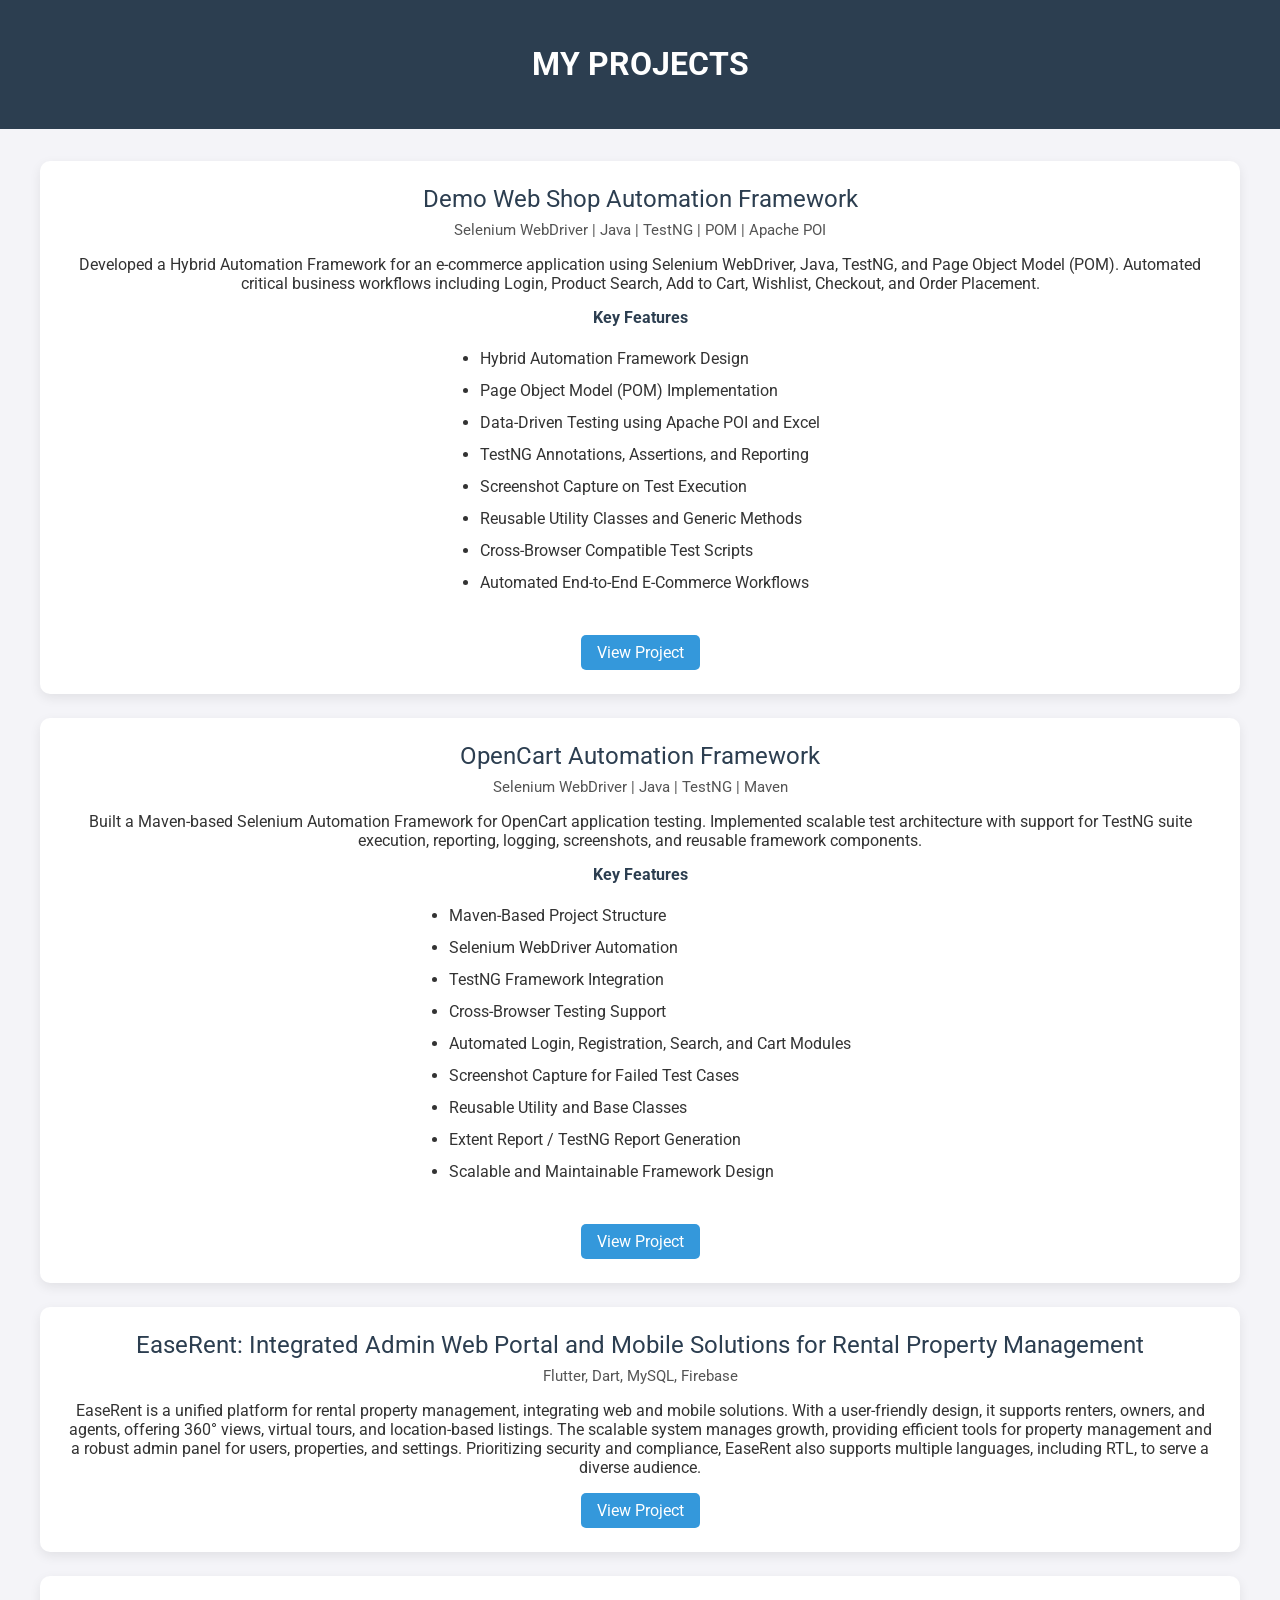
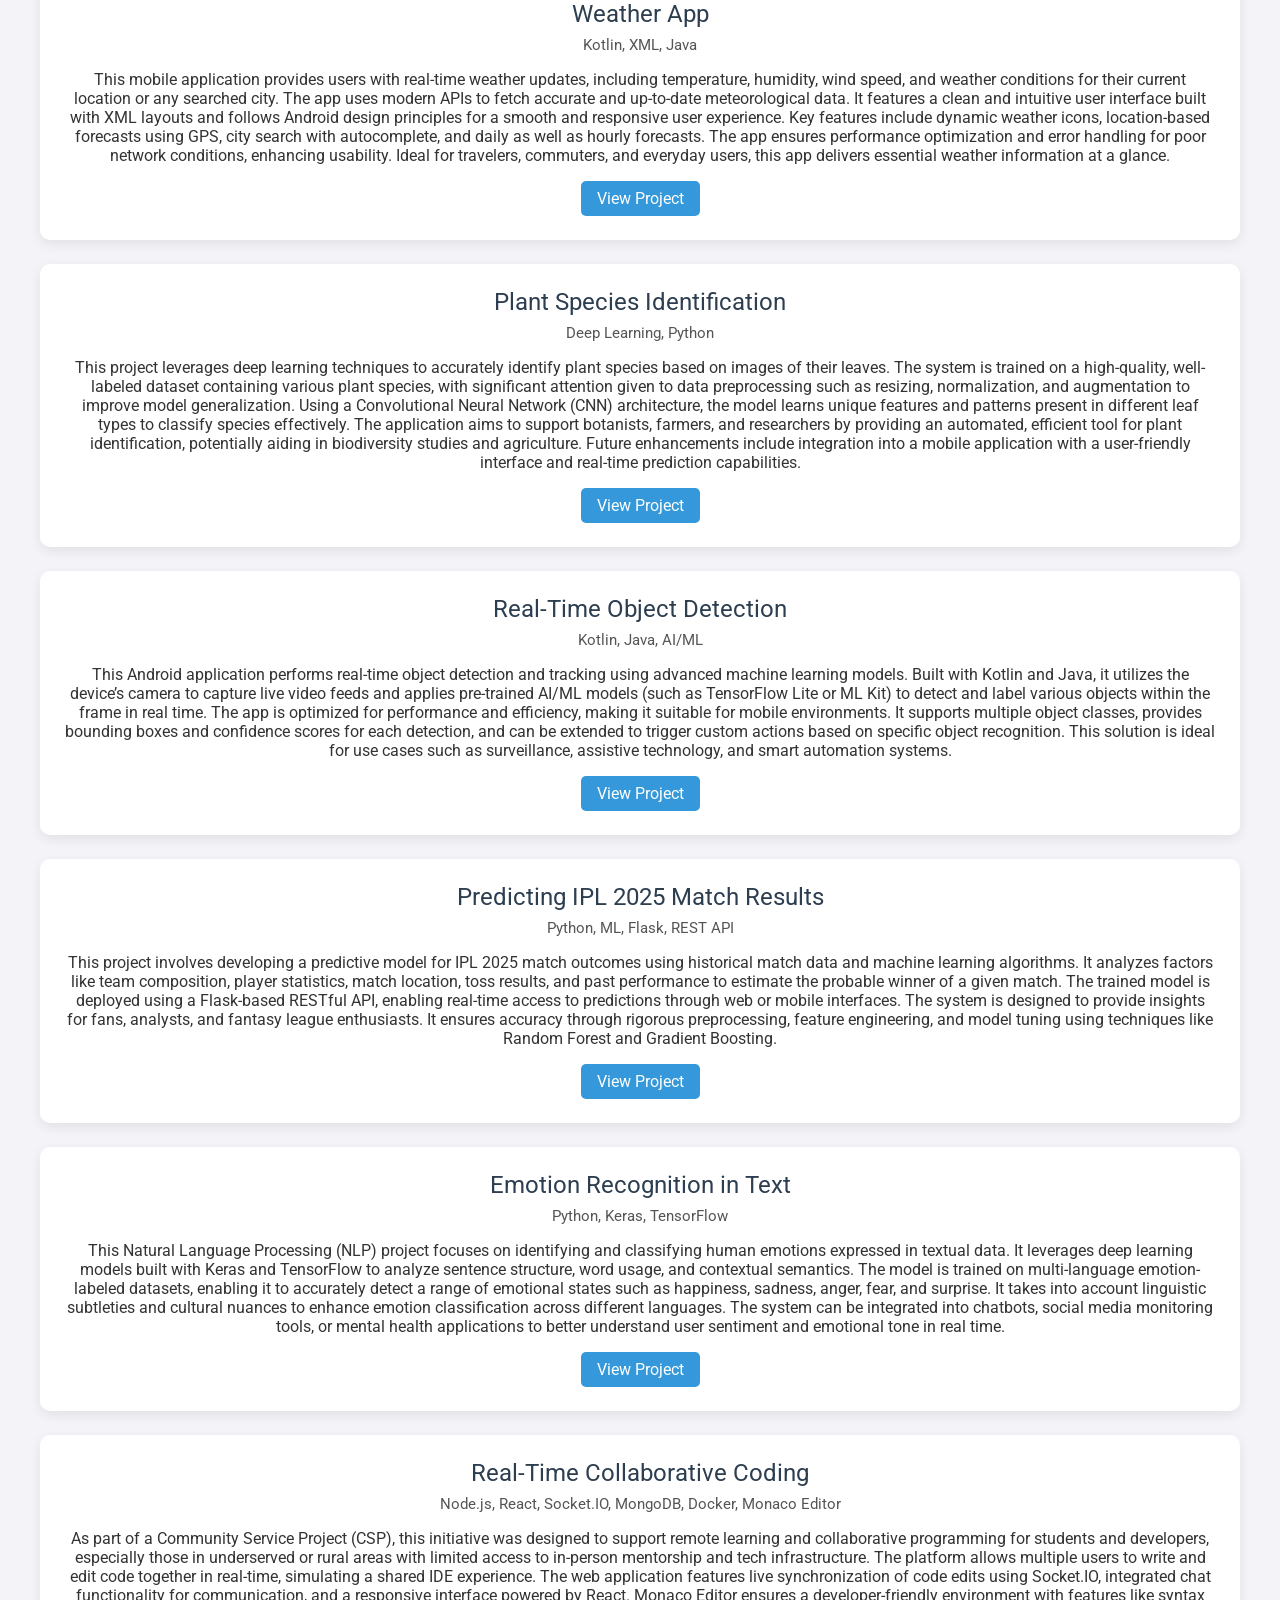
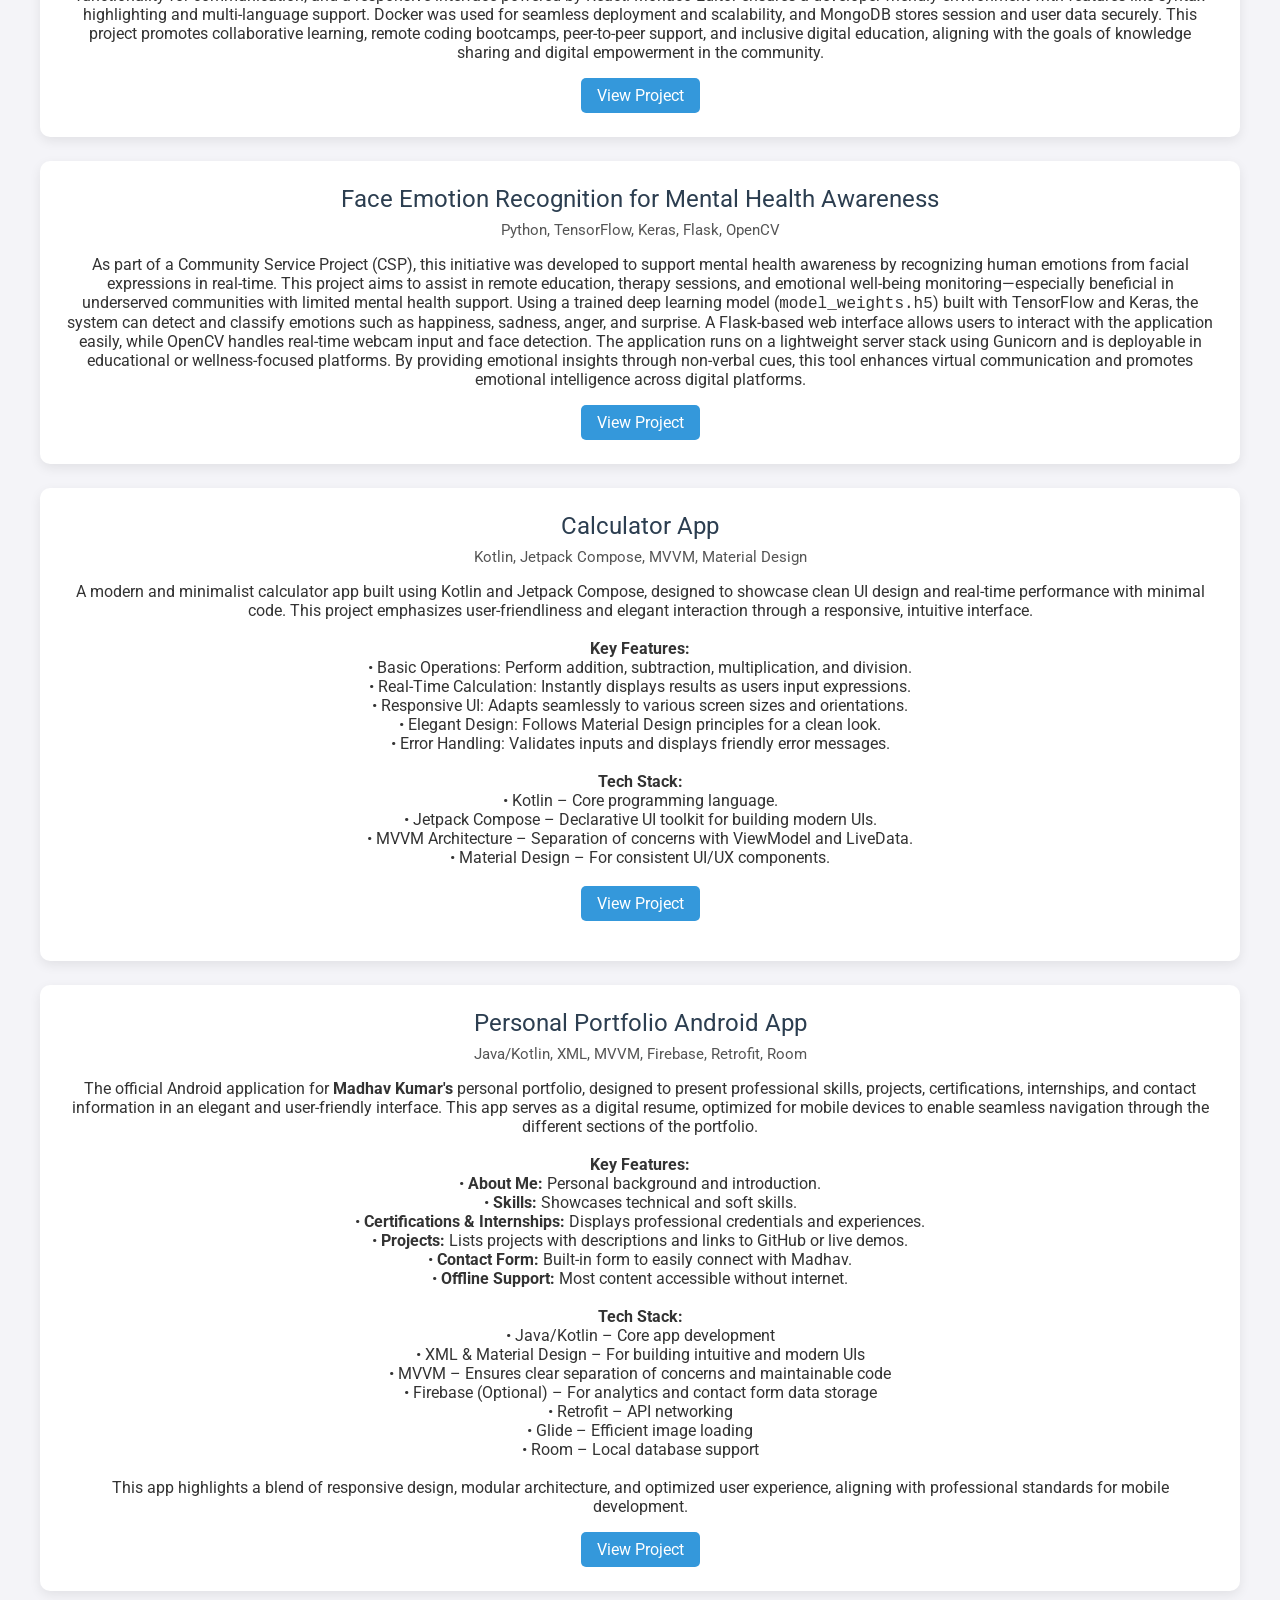
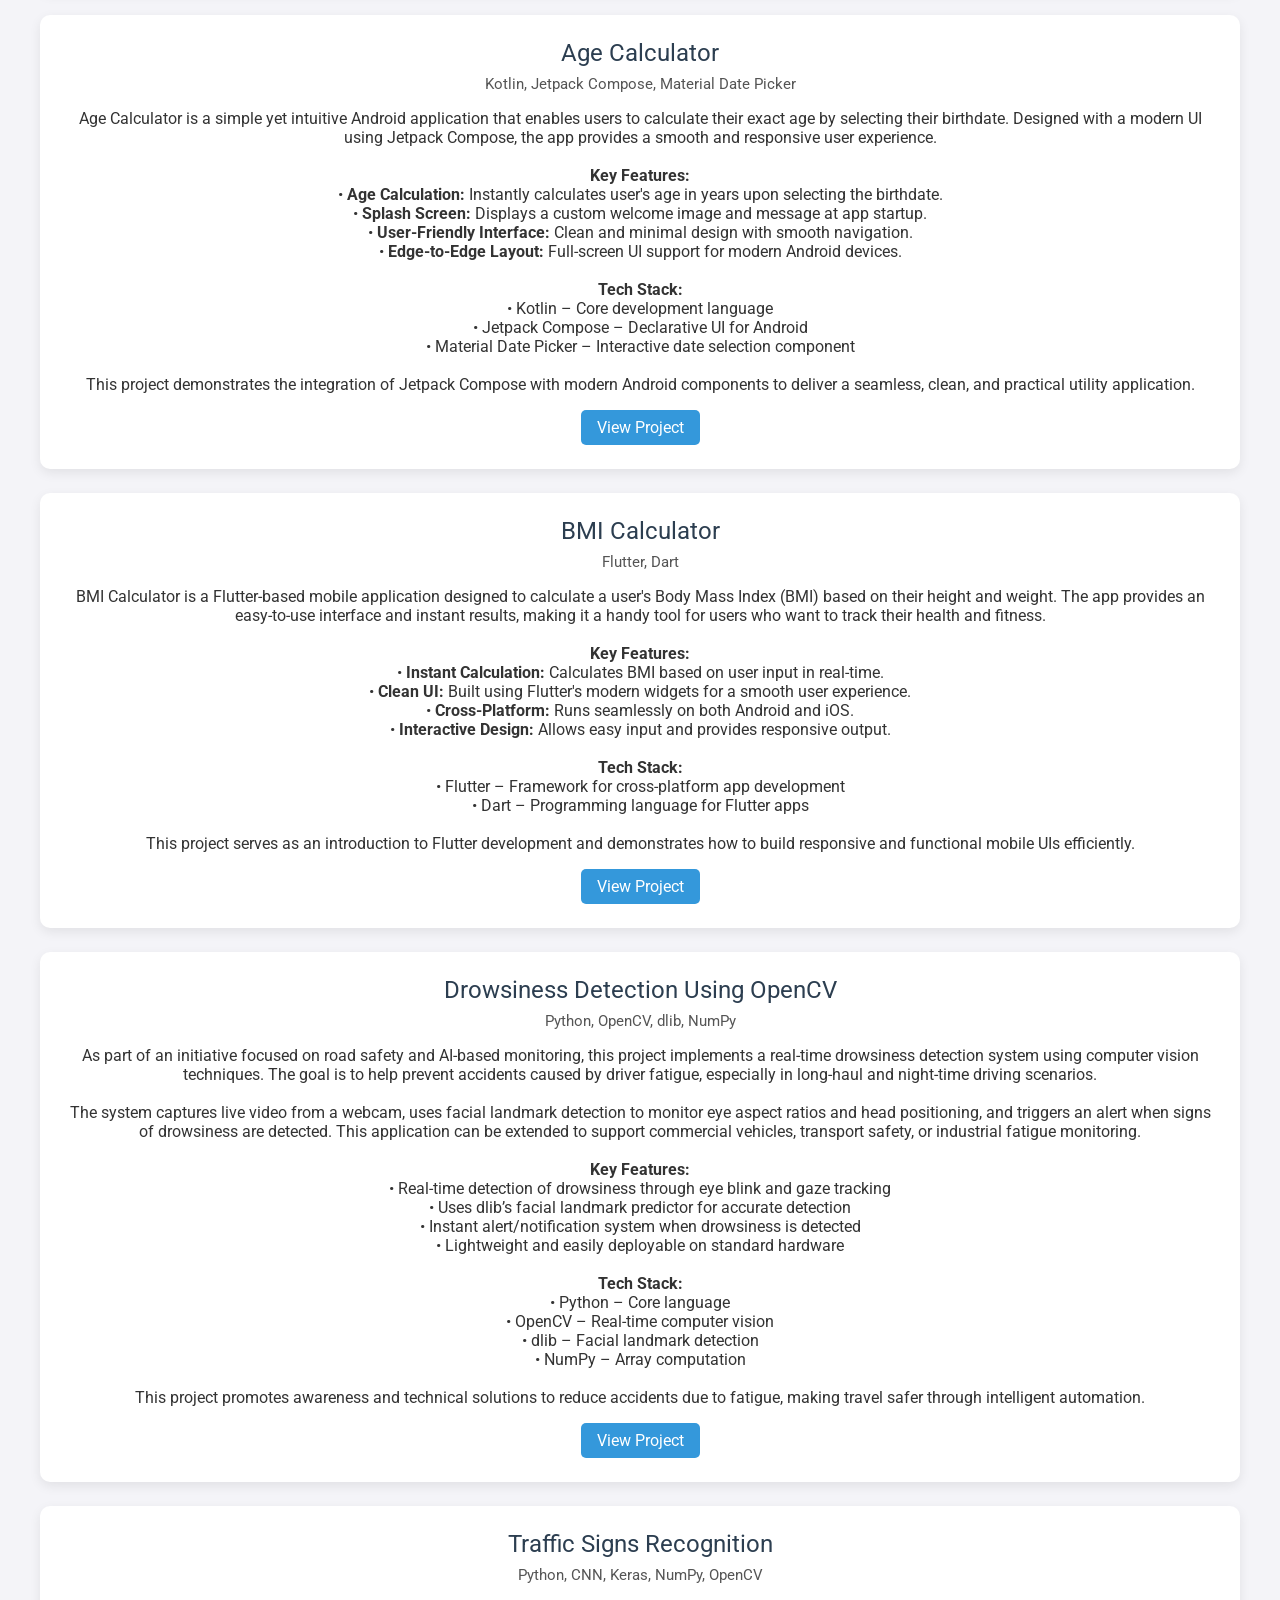
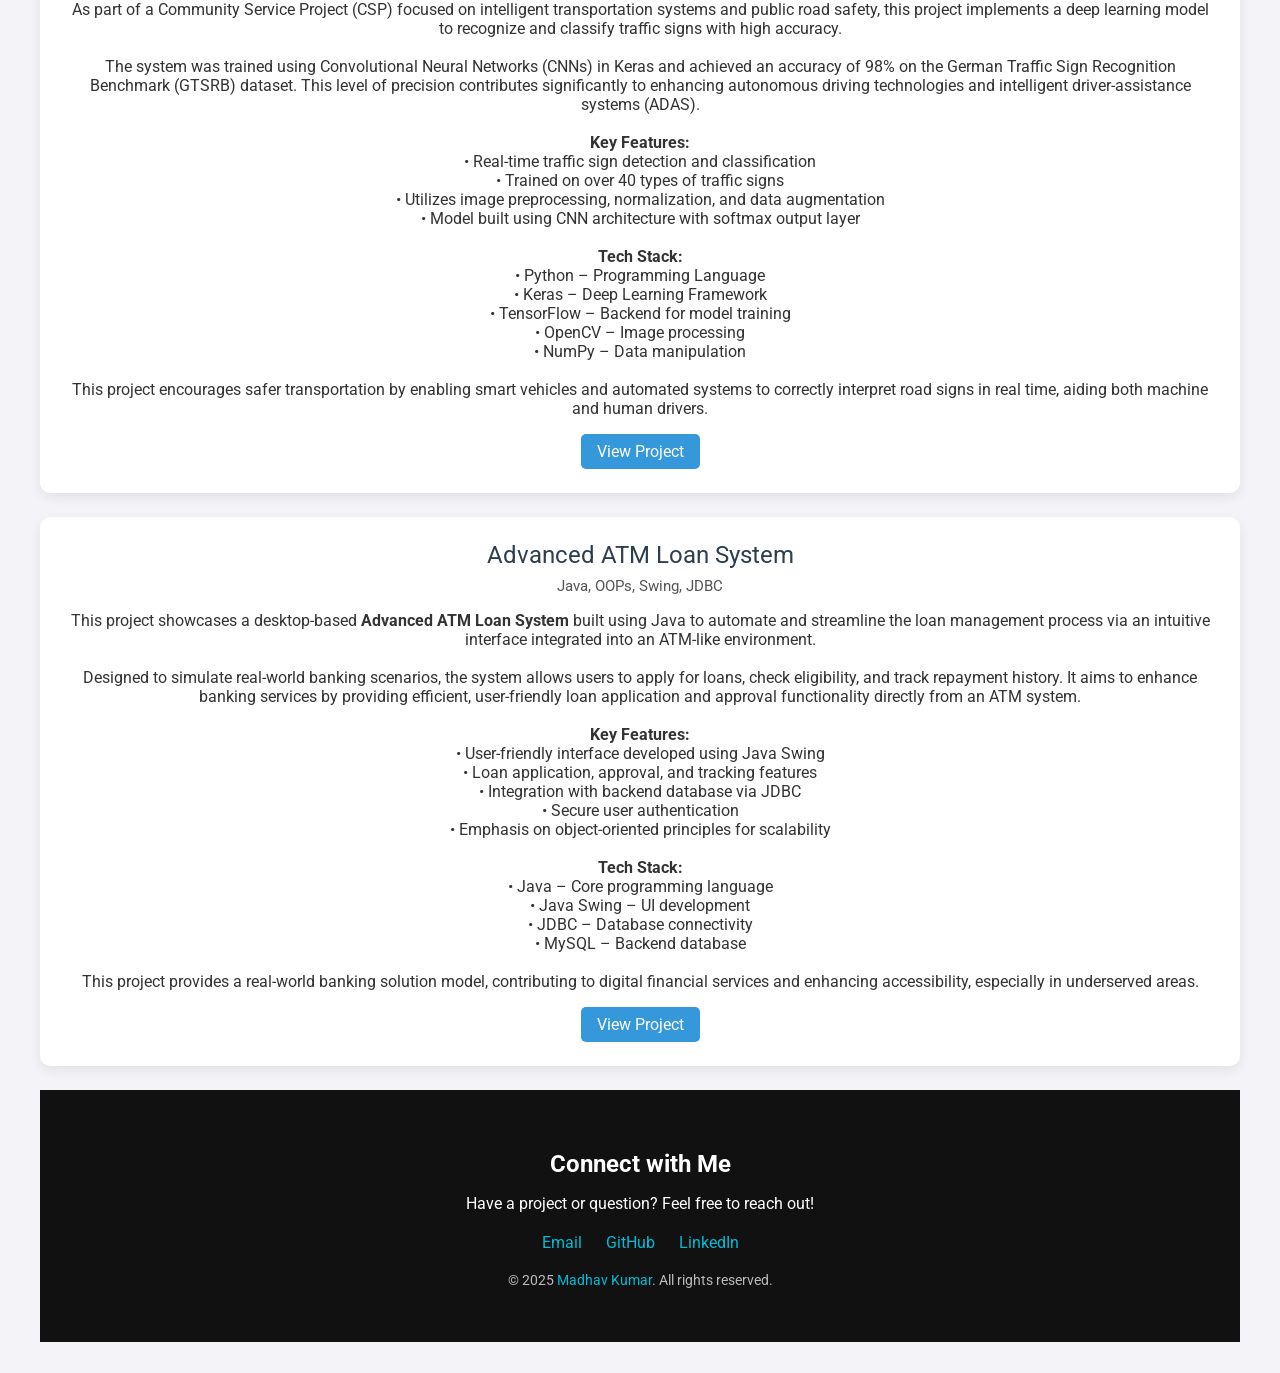
<file: projects.html>
<!DOCTYPE html>
<html lang="en">

<head>
  <meta charset="UTF-8" />
  <meta name="viewport" content="width=device-width, initial-scale=1.0" />
  <title>Project Details</title>
  <link href="https://fonts.googleapis.com/css2?family=Roboto:wght@400;700&display=swap" rel="stylesheet" />
  <style>
    body {
      font-family: 'Roboto', sans-serif;
      margin: 0;
      padding: 0;
      background-color: #f4f4f8;
      color: #333;
    }

    header {
      background-color: #2c3e50;
      color: white;
      padding: 1.5rem 2rem;
      text-align: center;
    }

    .container {
      max-width: 1200px;
      margin: 2rem auto;
      padding: 0 1rem;
    }

    .project-card {
      background: white;
      margin-bottom: 1.5rem;
      border-radius: 10px;
      box-shadow: 0 4px 12px rgba(0, 0, 0, 0.08);
      padding: 1.5rem;
      transition: transform 0.2s ease;
      text-align: center;
    }

    .project-card:hover {
      transform: scale(1.01);
    }

    .project-title {
      font-size: 1.5rem;
      color: #2c3e50;
      margin-bottom: 0.5rem;
    }

    .tech {
      font-size: 0.95rem;
      color: #555;
      margin: 0.3rem 0 1rem 0;
    }

    .desc {
      font-size: 1rem;
      margin-bottom: 1rem;
    }

    .link-btn {
      display: inline-block;
      text-decoration: none;
      padding: 0.5rem 1rem;
      background-color: #3498db;
      color: white;
      border-radius: 5px;
      transition: background 0.3s ease;
      margin: 0 auto;
    }

    .link-btn:hover {
      background-color: #2980b9;
    }

    @media (max-width: 600px) {
      .project-title {
        font-size: 1.3rem;
      }
    }
    .project-card ul{
    margin-top:10px;
    padding-left:20px;
}

.project-card li{
    margin-bottom:8px;
    line-height:1.5;
}

.project-card h4{
    margin-top:15px;
    margin-bottom:10px;
    color:#2c3e50;
}
  </style>
</head>

<body>

  <header>
    <h1>MY PROJECTS</h1>
  </header>

  <div class="container">

    <div class="project-card">
    <div class="project-title">Demo Web Shop Automation Framework</div>

    <div class="tech">
        Selenium WebDriver | Java | TestNG | POM | Apache POI
    </div>

    <div class="desc">
        Developed a Hybrid Automation Framework for an e-commerce application using Selenium WebDriver, Java, TestNG, and Page Object Model (POM). Automated critical business workflows including Login, Product Search, Add to Cart, Wishlist, Checkout, and Order Placement.

        <h4>Key Features</h4>
        <ul style="text-align:left; display:inline-block;">
            <li>Hybrid Automation Framework Design</li>
            <li>Page Object Model (POM) Implementation</li>
            <li>Data-Driven Testing using Apache POI and Excel</li>
            <li>TestNG Annotations, Assertions, and Reporting</li>
            <li>Screenshot Capture on Test Execution</li>
            <li>Reusable Utility Classes and Generic Methods</li>
            <li>Cross-Browser Compatible Test Scripts</li>
            <li>Automated End-to-End E-Commerce Workflows</li>
        </ul>
    </div>

    <a href="https://github.com/2003MADHAV/demoWebShop"
       class="link-btn" target="_blank">
       View Project
    </a>
</div>
<div class="project-card">
    <div class="project-title">OpenCart Automation Framework</div>

    <div class="tech">
        Selenium WebDriver | Java | TestNG | Maven
    </div>

    <div class="desc">
        Built a Maven-based Selenium Automation Framework for OpenCart application testing. Implemented scalable test architecture with support for TestNG suite execution, reporting, logging, screenshots, and reusable framework components.

        <h4>Key Features</h4>
        <ul style="text-align:left; display:inline-block;">
            <li>Maven-Based Project Structure</li>
            <li>Selenium WebDriver Automation</li>
            <li>TestNG Framework Integration</li>
            <li>Cross-Browser Testing Support</li>
            <li>Automated Login, Registration, Search, and Cart Modules</li>
            <li>Screenshot Capture for Failed Test Cases</li>
            <li>Reusable Utility and Base Classes</li>
            <li>Extent Report / TestNG Report Generation</li>
            <li>Scalable and Maintainable Framework Design</li>
        </ul>
    </div>

    <a href="https://github.com/2003MADHAV/opencartv4"
       class="link-btn" target="_blank">
       View Project
    </a>
</div>

    <div class="project-card">
      <div class="project-title">EaseRent: Integrated Admin Web Portal and Mobile Solutions for Rental Property
        Management</div>
      <div class="tech">Flutter, Dart, MySQL, Firebase</div>
      <div class="desc">EaseRent is a unified platform for rental property management, integrating web and mobile
        solutions. With a user-friendly design, it supports renters, owners, and agents, offering 360° views, virtual
        tours, and location-based listings. The scalable system manages growth, providing efficient tools for property
        management and a robust admin panel for users, properties, and settings. Prioritizing security and compliance,
        EaseRent also supports multiple languages, including RTL, to serve a diverse audience.</div>
      <a href="https://github.com/2003MADHAV/Capstone-Project" class="link-btn" target="_blank">View Project</a>
    </div>

    <div class="project-card">
      <div class="project-title">Weather App</div>
      <div class="tech">Kotlin, XML, Java</div>
      <div class="desc">This mobile application provides users with real-time weather updates, including temperature,
        humidity, wind speed, and weather conditions for their current location or any searched city. The app uses
        modern APIs to fetch accurate and up-to-date meteorological data. It features a clean and intuitive user
        interface built with XML layouts and follows Android design principles for a smooth and responsive user
        experience.

        Key features include dynamic weather icons, location-based forecasts using GPS, city search with autocomplete,
        and daily as well as hourly forecasts. The app ensures performance optimization and error handling for poor
        network conditions, enhancing usability. Ideal for travelers, commuters, and everyday users, this app delivers
        essential weather information at a glance.</div>
      <a href="https://github.com/2003MADHAV/Weather_app" class="link-btn" target="_blank">View Project</a>
    </div>

    <div class="project-card">
      <div class="project-title">Plant Species Identification</div>
      <div class="tech">Deep Learning, Python</div>
      <div class="desc">This project leverages deep learning techniques to accurately identify plant species based on
        images of their leaves. The system is trained on a high-quality, well-labeled dataset containing various plant
        species, with significant attention given to data preprocessing such as resizing, normalization, and
        augmentation to improve model generalization.

        Using a Convolutional Neural Network (CNN) architecture, the model learns unique features and patterns present
        in different leaf types to classify species effectively. The application aims to support botanists, farmers, and
        researchers by providing an automated, efficient tool for plant identification, potentially aiding in
        biodiversity studies and agriculture. Future enhancements include integration into a mobile application with a
        user-friendly interface and real-time prediction capabilities.</div>
      <a href="https://github.com/2003MADHAV/Plant-Species-Identification-from-Leaf-Images" class="link-btn"
        target="_blank">View Project</a>
    </div>

    <div class="project-card">
      <div class="project-title">Real-Time Object Detection</div>
      <div class="tech">Kotlin, Java, AI/ML</div>
      <div class="desc">This Android application performs real-time object detection and tracking using advanced machine
        learning models. Built with Kotlin and Java, it utilizes the device’s camera to capture live video feeds and
        applies pre-trained AI/ML models (such as TensorFlow Lite or ML Kit) to detect and label various objects within
        the frame in real time.

        The app is optimized for performance and efficiency, making it suitable for mobile environments. It supports
        multiple object classes, provides bounding boxes and confidence scores for each detection, and can be extended
        to trigger custom actions based on specific object recognition. This solution is ideal for use cases such as
        surveillance, assistive technology, and smart automation systems.</div>
        <a href="https://github.com/2003MADHAV" class="link-btn" target="_blank">View Project</a>

    </div>

    <div class="project-card">
      <div class="project-title">Predicting IPL 2025 Match Results</div>
      <div class="tech">Python, ML, Flask, REST API</div>
      <div class="desc">This project involves developing a predictive model for IPL 2025 match outcomes using historical
        match data and machine learning algorithms. It analyzes factors like team composition, player statistics, match
        location, toss results, and past performance to estimate the probable winner of a given match.

        The trained model is deployed using a Flask-based RESTful API, enabling real-time access to predictions through
        web or mobile interfaces. The system is designed to provide insights for fans, analysts, and fantasy league
        enthusiasts. It ensures accuracy through rigorous preprocessing, feature engineering, and model tuning using
        techniques like Random Forest and Gradient Boosting.</div>
      <a href="https://github.com/2003MADHAV/ipl-match-prediction" class="link-btn" target="_blank">View Project</a>
    </div>

    <div class="project-card">
      <div class="project-title">Emotion Recognition in Text</div>
      <div class="tech">Python, Keras, TensorFlow</div>
      <div class="desc">This Natural Language Processing (NLP) project focuses on identifying and classifying human
        emotions expressed in textual data. It leverages deep learning models built with Keras and TensorFlow to analyze
        sentence structure, word usage, and contextual semantics.

        The model is trained on multi-language emotion-labeled datasets, enabling it to accurately detect a range of
        emotional states such as happiness, sadness, anger, fear, and surprise. It takes into account linguistic
        subtleties and cultural nuances to enhance emotion classification across different languages.

        The system can be integrated into chatbots, social media monitoring tools, or mental health applications to
        better understand user sentiment and emotional tone in real time.</div>
      <a href="https://github.com/2003MADHAV/Emotion-Recognition_and-Expression_in_Text" class="link-btn"
        target="_blank">View Project</a>
    </div>

    <div class="project-card">
      <div class="project-title">Real-Time Collaborative Coding</div>
      <div class="tech">Node.js, React, Socket.IO, MongoDB, Docker, Monaco Editor</div>
      <div class="desc">As part of a Community Service Project (CSP), this initiative was designed to support remote
        learning and collaborative programming for students and developers, especially those in underserved or rural
        areas with limited access to in-person mentorship and tech infrastructure. The platform allows multiple users to
        write and edit code together in real-time, simulating a shared IDE experience.

        The web application features live synchronization of code edits using Socket.IO, integrated chat functionality
        for communication, and a responsive interface powered by React. Monaco Editor ensures a developer-friendly
        environment with features like syntax highlighting and multi-language support.

        Docker was used for seamless deployment and scalability, and MongoDB stores session and user data securely. This
        project promotes collaborative learning, remote coding bootcamps, peer-to-peer support, and inclusive digital
        education, aligning with the goals of knowledge sharing and digital empowerment in the community.</div>
      <a href="https://github.com/2003MADHAV" class="link-btn" target="_blank">View Project</a>
    </div>
  <div class="project-card">

  <div class="project-title">Face Emotion Recognition for Mental Health Awareness</div>
  <div class="tech">Python, TensorFlow, Keras, Flask, OpenCV</div>
  <div class="desc">
    As part of a Community Service Project (CSP), this initiative was developed to support mental health awareness by recognizing human emotions from facial expressions in real-time. This project aims to assist in remote education, therapy sessions, and emotional well-being monitoring—especially beneficial in underserved communities with limited mental health support.

    Using a trained deep learning model (<code>model_weights.h5</code>) built with TensorFlow and Keras, the system can detect and classify emotions such as happiness, sadness, anger, and surprise. A Flask-based web interface allows users to interact with the application easily, while OpenCV handles real-time webcam input and face detection.

    The application runs on a lightweight server stack using Gunicorn and is deployable in educational or wellness-focused platforms. By providing emotional insights through non-verbal cues, this tool enhances virtual communication and promotes emotional intelligence across digital platforms.
  </div>
  <a href="https://github.com/2003MADHAV/Face-Emotion-Recognition" class="link-btn" target="_blank">View Project</a>
</div>

<div class="project-card">
  <div class="project-title">Calculator App</div>
  <div class="tech">Kotlin, Jetpack Compose, MVVM, Material Design</div>
  <div class="desc">
    A modern and minimalist calculator app built using Kotlin and Jetpack Compose, designed to showcase clean UI design and real-time performance with minimal code. This project emphasizes user-friendliness and elegant interaction through a responsive, intuitive interface.

    <br><br>
    <strong>Key Features:</strong><br>
    • Basic Operations: Perform addition, subtraction, multiplication, and division.<br>
    • Real-Time Calculation: Instantly displays results as users input expressions.<br>
    • Responsive UI: Adapts seamlessly to various screen sizes and orientations.<br>
    • Elegant Design: Follows Material Design principles for a clean look.<br>
    • Error Handling: Validates inputs and displays friendly error messages.<br>

    <br>
    <strong>Tech Stack:</strong><br>
    • Kotlin – Core programming language.<br>
    • Jetpack Compose – Declarative UI toolkit for building modern UIs.<br>
    • MVVM Architecture – Separation of concerns with ViewModel and LiveData.<br>
    • Material Design – For consistent UI/UX components.<br>
  <br><a href="https://github.com/2003MADHAV/Calculator_Android_APP" class="link-btn" target="_blank">View Project</a>
  
</div>

</div>

<div class="project-card">
  <div class="project-title">Personal Portfolio Android App</div>
  <div class="tech">Java/Kotlin, XML, MVVM, Firebase, Retrofit, Room</div>
  <div class="desc">
    The official Android application for <strong>Madhav Kumar's</strong> personal portfolio, designed to present professional skills, projects, certifications, internships, and contact information in an elegant and user-friendly interface. This app serves as a digital resume, optimized for mobile devices to enable seamless navigation through the different sections of the portfolio.

    <br><br>
    <strong>Key Features:</strong><br>
    • <strong>About Me:</strong> Personal background and introduction.<br>
    • <strong>Skills:</strong> Showcases technical and soft skills.<br>
    • <strong>Certifications & Internships:</strong> Displays professional credentials and experiences.<br>
    • <strong>Projects:</strong> Lists projects with descriptions and links to GitHub or live demos.<br>
    • <strong>Contact Form:</strong> Built-in form to easily connect with Madhav.<br>
    • <strong>Offline Support:</strong> Most content accessible without internet.<br>

    <br>
    <strong>Tech Stack:</strong><br>
    • Java/Kotlin – Core app development<br>
    • XML & Material Design – For building intuitive and modern UIs<br>
    • MVVM – Ensures clear separation of concerns and maintainable code<br>
    • Firebase (Optional) – For analytics and contact form data storage<br>
    • Retrofit – API networking<br>
    • Glide – Efficient image loading<br>
    • Room – Local database support<br>
    
    <br>
    This app highlights a blend of responsive design, modular architecture, and optimized user experience, aligning with professional standards for mobile development.
  </div>
  <a href="https://github.com/2003MADHAV/Persional_portfolio_Android_App" class="link-btn" target="_blank">View Project</a>
</div>

<div class="project-card">
  <div class="project-title">Age Calculator</div>
  <div class="tech">Kotlin, Jetpack Compose, Material Date Picker</div>
  <div class="desc">
    Age Calculator is a simple yet intuitive Android application that enables users to calculate their exact age by selecting their birthdate. Designed with a modern UI using Jetpack Compose, the app provides a smooth and responsive user experience.
    
    <br><br>
    <strong>Key Features:</strong><br>
    • <strong>Age Calculation:</strong> Instantly calculates user's age in years upon selecting the birthdate.<br>
    • <strong>Splash Screen:</strong> Displays a custom welcome image and message at app startup.<br>
    • <strong>User-Friendly Interface:</strong> Clean and minimal design with smooth navigation.<br>
    • <strong>Edge-to-Edge Layout:</strong> Full-screen UI support for modern Android devices.<br>
    
    <br>
    <strong>Tech Stack:</strong><br>
    • Kotlin – Core development language<br>
    • Jetpack Compose – Declarative UI for Android<br>
    • Material Date Picker – Interactive date selection component<br>

    <br>
    This project demonstrates the integration of Jetpack Compose with modern Android components to deliver a seamless, clean, and practical utility application.
  </div>
  <a href="https://github.com/2003MADHAV/Age-Calculator-andriod-app.git" class="link-btn" target="_blank">View Project</a>
</div>

<div class="project-card">
  <div class="project-title">BMI Calculator</div>
  <div class="tech">Flutter, Dart</div>
  <div class="desc">
    BMI Calculator is a Flutter-based mobile application designed to calculate a user's Body Mass Index (BMI) based on their height and weight. The app provides an easy-to-use interface and instant results, making it a handy tool for users who want to track their health and fitness.
    
    <br><br>
    <strong>Key Features:</strong><br>
    • <strong>Instant Calculation:</strong> Calculates BMI based on user input in real-time.<br>
    • <strong>Clean UI:</strong> Built using Flutter's modern widgets for a smooth user experience.<br>
    • <strong>Cross-Platform:</strong> Runs seamlessly on both Android and iOS.<br>
    • <strong>Interactive Design:</strong> Allows easy input and provides responsive output.<br>

    <br>
    <strong>Tech Stack:</strong><br>
    • Flutter – Framework for cross-platform app development<br>
    • Dart – Programming language for Flutter apps<br>

    <br>
    This project serves as an introduction to Flutter development and demonstrates how to build responsive and functional mobile UIs efficiently.
  </div>
  <a href="https://github.com/2003MADHAV/BMI_Calculator" class="link-btn" target="_blank">View Project</a>
</div>

<div class="project-card">
  <div class="project-title">Drowsiness Detection Using OpenCV</div>
  <div class="tech">Python, OpenCV, dlib, NumPy</div>
  <div class="desc">
    As part of an initiative focused on road safety and AI-based monitoring, this project implements a real-time drowsiness detection system using computer vision techniques. The goal is to help prevent accidents caused by driver fatigue, especially in long-haul and night-time driving scenarios.
    
    <br><br>
    The system captures live video from a webcam, uses facial landmark detection to monitor eye aspect ratios and head positioning, and triggers an alert when signs of drowsiness are detected. This application can be extended to support commercial vehicles, transport safety, or industrial fatigue monitoring.

    <br><br>
    <strong>Key Features:</strong><br>
    • Real-time detection of drowsiness through eye blink and gaze tracking<br>
    • Uses dlib’s facial landmark predictor for accurate detection<br>
    • Instant alert/notification system when drowsiness is detected<br>
    • Lightweight and easily deployable on standard hardware<br>

    <br>
    <strong>Tech Stack:</strong><br>
    • Python – Core language<br>
    • OpenCV – Real-time computer vision<br>
    • dlib – Facial landmark detection<br>
    • NumPy – Array computation<br>
    <br>
    This project promotes awareness and technical solutions to reduce accidents due to fatigue, making travel safer through intelligent automation.
  </div>
  <a href="https://github.com/2003MADHAV/DrowsinessDetectionUsingOpenCV" class="link-btn" target="_blank">View Project</a>
</div>

<div class="project-card">
  <div class="project-title">Traffic Signs Recognition</div>
  <div class="tech">Python, CNN, Keras, NumPy, OpenCV</div>
  <div class="desc">
    As part of a Community Service Project (CSP) focused on intelligent transportation systems and public road safety, this project implements a deep learning model to recognize and classify traffic signs with high accuracy.
    
    <br><br>
    The system was trained using Convolutional Neural Networks (CNNs) in Keras and achieved an accuracy of 98% on the German Traffic Sign Recognition Benchmark (GTSRB) dataset. This level of precision contributes significantly to enhancing autonomous driving technologies and intelligent driver-assistance systems (ADAS).

    <br><br>
    <strong>Key Features:</strong><br>
    • Real-time traffic sign detection and classification<br>
    • Trained on over 40 types of traffic signs<br>
    • Utilizes image preprocessing, normalization, and data augmentation<br>
    • Model built using CNN architecture with softmax output layer<br>

    <br>
    <strong>Tech Stack:</strong><br>
    • Python – Programming Language<br>
    • Keras – Deep Learning Framework<br>
    • TensorFlow – Backend for model training<br>
    • OpenCV – Image processing<br>
    • NumPy – Data manipulation<br>

    <br>
    This project encourages safer transportation by enabling smart vehicles and automated systems to correctly interpret road signs in real time, aiding both machine and human drivers.

  </div>
  <a href="https://github.com/2003MADHAV/Traffic_SignsRecognition" class="link-btn" target="_blank">View Project</a>
</div>

<div class="project-card">
  <div class="project-title">Advanced ATM Loan System</div>
  <div class="tech">Java, OOPs, Swing, JDBC</div>
  <div class="desc">
    This project showcases a desktop-based <strong>Advanced ATM Loan System</strong> built using Java to automate and streamline the loan management process via an intuitive interface integrated into an ATM-like environment.
    
    <br><br>
    Designed to simulate real-world banking scenarios, the system allows users to apply for loans, check eligibility, and track repayment history. It aims to enhance banking services by providing efficient, user-friendly loan application and approval functionality directly from an ATM system.

    <br><br>
    <strong>Key Features:</strong><br>
    • User-friendly interface developed using Java Swing<br>
    • Loan application, approval, and tracking features<br>
    • Integration with backend database via JDBC<br>
    • Secure user authentication<br>
    • Emphasis on object-oriented principles for scalability<br>

    <br>
    <strong>Tech Stack:</strong><br>
    • Java – Core programming language<br>
    • Java Swing – UI development<br>
    • JDBC – Database connectivity<br>
    • MySQL – Backend database<br>

    <br>
    This project provides a real-world banking solution model, contributing to digital financial services and enhancing accessibility, especially in underserved areas.

  </div>
  <a href="https://github.com/2003MADHAV/Advance-ATM-lone_systems--" class="link-btn" target="_blank">View Project</a>
</div>

<footer style="background-color: #111; color: #fff; padding: 40px 20px; text-align: center;">
  <div style="max-width: 1000px; margin: auto;">
    <h2 style="font-size: 24px; margin-bottom: 10px;">Connect with Me</h2>
    <p style="margin-bottom: 20px;">Have a project or question? Feel free to reach out!</p>
    <div style="margin-bottom: 20px;">
      <a href="mailto:madhakumar332003@gmail.com" style="color: #00bcd4; text-decoration: none; margin: 0 10px;">Email</a>
      <a href="https://github.com/2003MADHAV" target="_blank" style="color: #00bcd4; text-decoration: none; margin: 0 10px;">GitHub</a>
      <a href="https://www.linkedin.com/in/madhav-kumar-5859a2228/" target="_blank" style="color: #00bcd4; text-decoration: none; margin: 0 10px;">LinkedIn</a>
    </div>
    <p style="font-size: 14px; color: #bbb;">
      &copy; 2025 <a href="https://2003madhav.github.io/Madhav-Portfolio/" target="_blank" style="color: #00bcd4; text-decoration: none;">Madhav Kumar</a>. All rights reserved.
    </p>
  </div>
</footer>
</body>

</html>
</file>
